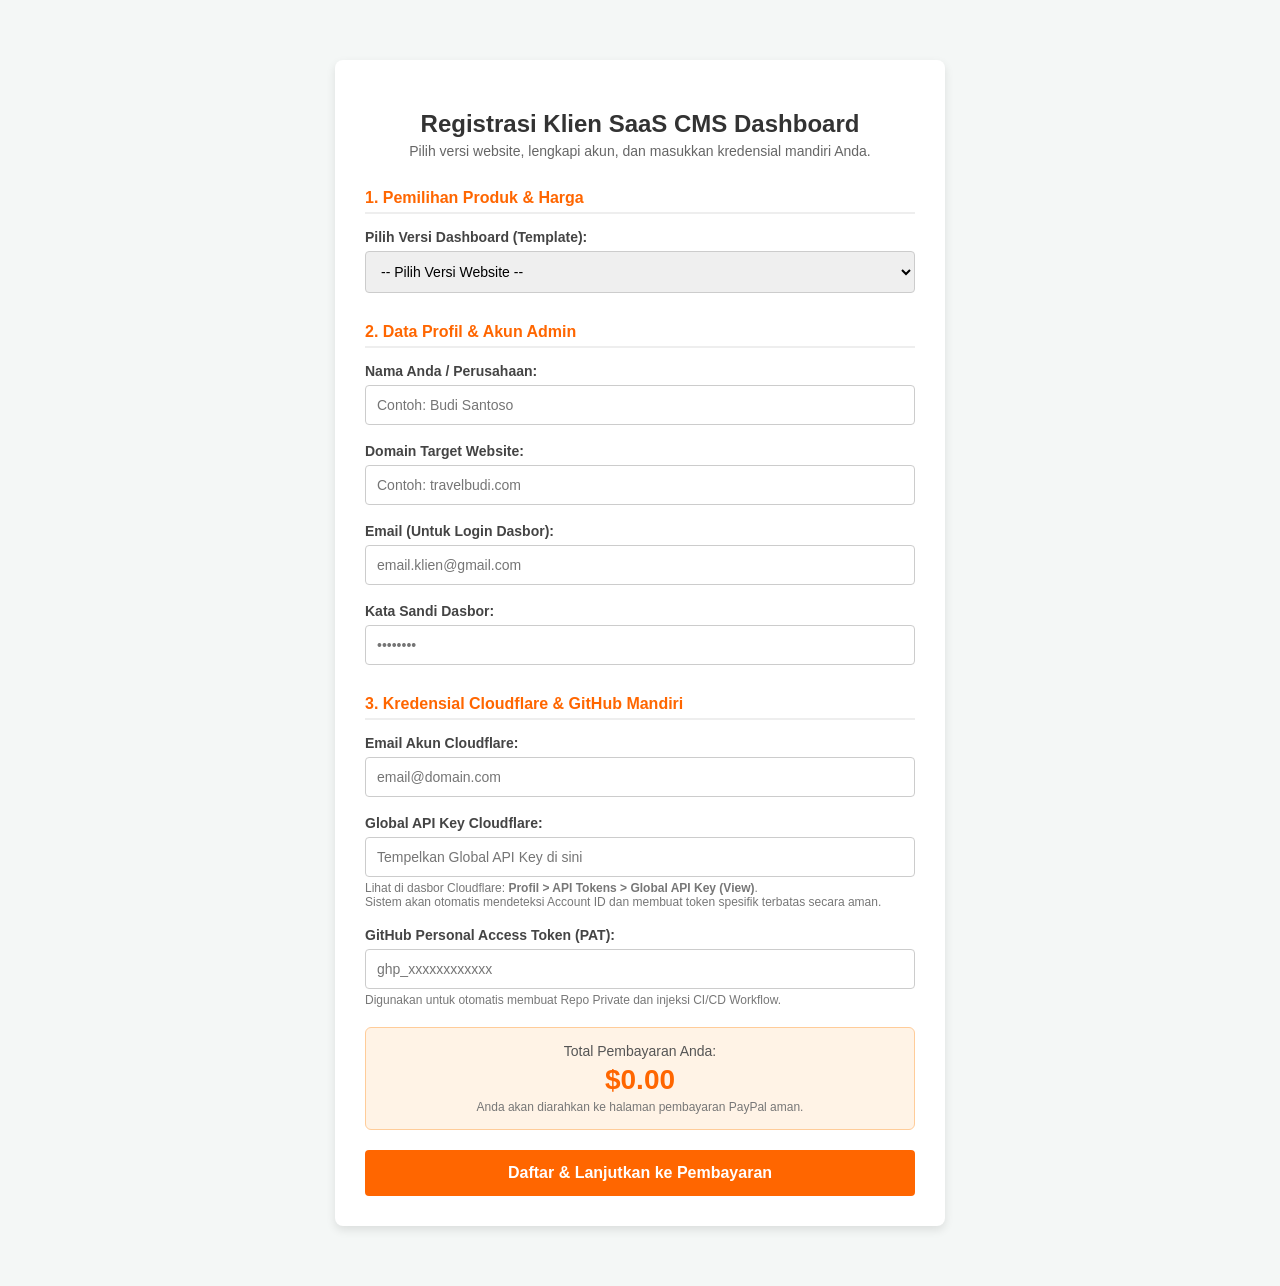
<file: index.html>
<!DOCTYPE html>
<html lang="id">
<head>
    <meta charset="UTF-8">
    <meta name="viewport" content="width=device-width, initial-scale=1.0">
    <title>Pendaftaran & Checkout - SaaS CMS Dashboard</title>
    <style>
        body { font-family: Arial, sans-serif; background-color: #f4f7f6; margin: 0; padding: 20px; }
        .container { max-width: 550px; background: white; padding: 30px; border-radius: 8px; box-shadow: 0 4px 10px rgba(0,0,0,0.1); margin: 40px auto; }
        h2 { color: #333; text-align: center; margin-bottom: 5px; }
        .subtitle { text-align: center; color: #666; margin-bottom: 25px; font-size: 14px; }
        .form-group { margin-bottom: 18px; }
        label { display: block; margin-bottom: 6px; font-weight: bold; color: #444; font-size: 14px; }
        input, select { width: 100%; padding: 11px; border: 1px solid #ccc; border-radius: 4px; box-sizing: border-box; font-size: 14px; }
        input:focus, select:focus { border-color: #ff6600; outline: none; box-shadow: 0 0 5px rgba(255, 102, 0, 0.3); }
        .section-title { font-size: 16px; color: #ff6600; border-bottom: 2px solid #eee; padding-bottom: 5px; margin-top: 30px; margin-bottom: 15px; font-weight: bold; }
        button { width: 100%; background: #ff6600; color: white; border: none; padding: 14px; font-size: 16px; border-radius: 4px; cursor: pointer; font-weight: bold; transition: background 0.2s; margin-top: 20px;}
        button:hover { background: #e55b00; }
        button:disabled { background: #cccccc; cursor: not-allowed; }
        .billing-box { background: #fff3e6; border: 1px solid #ffcc99; padding: 15px; border-radius: 6px; margin-top: 20px; text-align: center; }
        .billing-title { font-size: 14px; color: #555; margin-bottom: 5px; }
        .billing-price { font-size: 28px; font-weight: bold; color: #ff6600; }
        .note { font-size: 12px; color: #777; margin-top: 4px; display: block; }

        /* Modal Overlay & Deployment Status Styles */
        .overlay { display: none; position: fixed; top: 0; left: 0; width: 100%; height: 100%; background: rgba(0,0,0,0.7); z-index: 9999; justify-content: center; align-items: center; }
        .status-box { background: white; width: 90%; max-width: 450px; padding: 30px; border-radius: 10px; text-align: center; box-shadow: 0 10px 25px rgba(0,0,0,0.3); }
        .spinner { width: 50px; height: 50px; border: 5px solid #f3f3f3; border-top: 5px solid #ff6600; border-radius: 50%; animation: spin 1s linear infinite; margin: 0 auto 20px; }
        @keyframes spin { 0% { transform: rotate(0deg); } 100% { transform: rotate(360deg); } }
        .status-badge { display: inline-block; padding: 6px 16px; border-radius: 20px; font-weight: bold; font-size: 13px; margin-bottom: 15px; text-transform: uppercase; }
        .badge-deploying { background: #fff3cd; color: #856404; }
        .badge-success { background: #d4edda; color: #155724; }
        .badge-failed { background: #f8d7da; color: #721c24; }
        .error-log-box { background: #222; color: #ff6b6b; font-family: monospace; font-size: 12px; padding: 12px; border-radius: 6px; text-align: left; max-height: 120px; overflow-y: auto; margin-top: 15px; display: none; }
        .btn-action { margin-top: 15px; text-decoration: none; display: inline-block; }
    </style>
</head>
<body>

<div class="container">
    <h2>Registrasi Klien SaaS CMS Dashboard</h2>
    <div class="subtitle">Pilih versi website, lengkapi akun, dan masukkan kredensial mandiri Anda.</div>
    
    <form id="registerForm">
        <div class="section-title">1. Pemilihan Produk & Harga</div>
        <div class="form-group">
            <label for="dashboardVersion">Pilih Versi Dashboard (Template):</label>
            <select id="dashboardVersion" onchange="updatePrice()" required>
                <option value="" disabled selected>-- Pilih Versi Website --</option>
                <option value="v1_blog" data-price="35.00">v1_blog (Blog Standar) - $35.00</option>
                <option value="v2_travel" data-price="99.00">v2_travel (Travel & Affiliate) - $99.00</option>
                <option value="v3_ecommerce" data-price="129.00">v3_ecommerce (Toko Online) - $129.00</option>
            </select>
        </div>

        <div class="section-title">2. Data Profil & Akun Admin</div>
        <div class="form-group">
            <label>Nama Anda / Perusahaan:</label>
            <input type="text" id="name" required placeholder="Contoh: Budi Santoso">
        </div>
        <div class="form-group">
            <label>Domain Target Website:</label>
            <input type="text" id="domain" placeholder="Contoh: travelbudi.com" required>
        </div>
        <div class="form-group">
            <label for="clientEmail">Email (Untuk Login Dasbor):</label>
            <input type="email" id="clientEmail" placeholder="email.klien@gmail.com" required>
        </div>
        <div class="form-group">
            <label for="clientPassword">Kata Sandi Dasbor:</label>
            <input type="password" id="clientPassword" placeholder="••••••••" required>
        </div>

        <div class="section-title">3. Kredensial Cloudflare & GitHub Mandiri</div>
        <div class="form-group">
            <label for="cfEmail">Email Akun Cloudflare:</label>
            <input type="email" id="cfEmail" class="form-control" placeholder="email@domain.com" required>
        </div>
        <div class="form-group">
            <label for="cfGlobalKey">Global API Key Cloudflare:</label>
            <input type="password" id="cfGlobalKey" class="form-control" placeholder="Tempelkan Global API Key di sini" required>
            <span class="note">
                Lihat di dasbor Cloudflare: <strong>Profil > API Tokens > Global API Key (View)</strong>. <br>
                Sistem akan otomatis mendeteksi Account ID dan membuat token spesifik terbatas secara aman.
            </span>
        </div>

        <div class="form-group">
            <label>GitHub Personal Access Token (PAT):</label>
            <input type="password" id="githubTokenInput" required placeholder="ghp_xxxxxxxxxxxx">
            <span class="note">Digunakan untuk otomatis membuat Repo Private dan injeksi CI/CD Workflow.</span>
        </div>

        <div class="billing-box">
            <div class="billing-title">Total Pembayaran Anda:</div>
            <div class="billing-price" id="totalPriceDisplay">$0.00</div>
            <div class="note mt-2">Anda akan diarahkan ke halaman pembayaran PayPal aman.</div>
        </div>
        
        <button type="submit" id="submitBtn">Daftar & Lanjutkan ke Pembayaran</button>
    </form>
</div>

<!-- Modal Overlay Status Deployment GitHub Actions -->
<div class="overlay" id="deploymentOverlay">
    <div class="status-box">
        <div class="spinner" id="statusSpinner"></div>
        <div class="status-badge badge-deploying" id="statusBadge">Proses Deployment</div>
        <h3 id="statusTitle" style="margin: 10px 0 5px; color: #333;">Membangun Infrastruktur...</h3>
        <p id="statusDesc" style="color: #666; font-size: 14px; margin-bottom: 15px;">
            Menjalankan proses perakitan di GitHub Actions. Mohon tunggu, proses ini biasanya memerlukan waktu 1-2 menit.
        </p>
        <div class="error-log-box" id="errorLogBox"></div>
        <a id="actionBtn" href="#" class="btn-action" style="display: none;"><button type="button">Masuk ke Dashboard</button></a>
    </div>
</div>

<script>
const PUSAT_API_BASE = "https://dashboard-admin-pusat.accessed.workers.dev/api";

function updatePrice() {
    const select = document.getElementById("dashboardVersion");
    if(select.selectedIndex === 0) return; 
    const price = parseFloat(select.options[select.selectedIndex].getAttribute("data-price") || "0");
    document.getElementById("totalPriceDisplay").innerText = "$" + price.toFixed(2);
}

document.getElementById('registerForm').addEventListener('submit', async function(event) {
    event.preventDefault();
    const submitBtn = document.getElementById('submitBtn');
    const originalBtnText = submitBtn.innerText;
    
    const selectVersion = document.getElementById("dashboardVersion");
    const dashboardVersion = selectVersion.value;
    const priceAmount = parseFloat(selectVersion.options[selectVersion.selectedIndex].getAttribute("data-price") || "0").toFixed(2);

    submitBtn.innerHTML = '⏳ Menyiapkan Checkout PayPal...';
    submitBtn.disabled = true;

    const domainVal = document.getElementById("domain").value.trim();
    const workerNameGen = "cms-" + domainVal.toLowerCase().replace(/[^a-z0-9]/g, '');

    const clientBasicData = {
        product_version: dashboardVersion,
        amount: priceAmount,
        name: document.getElementById("name").value.trim(),
        email: document.getElementById("clientEmail").value.trim(),
        password: document.getElementById("clientPassword").value.trim(),
        domain: domainVal,
        
        cloudflare_email: document.getElementById("cfEmail").value.trim(),
        global_api_key: document.getElementById("cfGlobalKey").value.trim(),
        token: "",
        workerName: workerNameGen,

        secrets: {
            GITHUB_PAT: document.getElementById("githubTokenInput").value.trim()
        }
    };
    
    localStorage.setItem('travego_setup_data', JSON.stringify(clientBasicData));

    try {
        const response = await fetch(`${PUSAT_API_BASE}/create-checkout`, {
            method: "POST",
            headers: { "Content-Type": "application/json" },
            body: JSON.stringify(clientBasicData)
        });

        const result = await response.json();

        if (response.ok && result.success && result.checkout_url) {
            window.location.href = result.checkout_url;
        } else {
            alert("❌ Gagal memproses tagihan PayPal:\n" + (result.error || "Terjadi kesalahan."));
            submitBtn.innerText = originalBtnText;
            submitBtn.disabled = false;
        }
    } catch (err) {
        alert("⚠️ Gagal terhubung ke server pusat. Silakan coba lagi.");
        submitBtn.innerText = originalBtnText;
        submitBtn.disabled = false;
    }
});

// Penanganan otomatis saat kembali dari PayPal (Return URL Detection & Polling)
window.addEventListener('DOMContentLoaded', async () => {
    const urlParams = new URLSearchParams(window.location.search);
    const tokenParam = urlParams.get('token'); // PayPal Order ID
    const savedDataStr = localStorage.getItem('travego_setup_data');

    if (tokenParam && savedDataStr) {
        const setupData = JSON.parse(savedDataStr);
        setupData.paypal_order_id = tokenParam;

        showDeploymentOverlay();

        try {
            // 1. Tangkap Pembayaran PayPal
            const captureRes = await fetch(`${PUSAT_API_BASE}/capture-payment`, {
                method: 'POST',
                headers: { 'Content-Type': 'application/json' },
                body: JSON.stringify({ paypal_order_id: tokenParam })
            });
            const captureData = await captureRes.json();

            if (!captureRes.ok || !captureData.success) {
                showFailureState(captureData.error || "Verifikasi pembayaran PayPal gagal.");
                return;
            }

            // 2. Trigger Onboarding ke GitHub Actions
            const deployRes = await fetch(`${PUSAT_API_BASE}/register-client`, {
                method: 'POST',
                headers: { 'Content-Type': 'application/json' },
                body: JSON.stringify(setupData)
            });
            const deployData = await deployRes.json();

            if (deployRes.ok && deployData.success) {
                // 3. Mulai Polling Status dari GitHub Actions
                startDeploymentPolling(setupData.workerName, deployData.magic_url);
            } else {
                showFailureState(deployData.error || "Gagal memicu deployment GitHub Actions.");
            }
        } catch (err) {
            showFailureState("Terjadi kesalahan koneksi saat memulai deployment: " + err.message);
        }
    }
});

function showDeploymentOverlay() {
    document.getElementById('deploymentOverlay').style.display = 'flex';
}

function startDeploymentPolling(workerName, magicUrl) {
    let checkCount = 0;
    const pollInterval = setInterval(async () => {
        checkCount++;
        try {
            const res = await fetch(`${PUSAT_API_BASE}/deployment-status?worker_name=${workerName}`);
            const data = await res.json();

            if (data.status === 'active') {
                clearInterval(pollInterval);
                showSuccessState(magicUrl);
            } else if (data.status === 'failed') {
                clearInterval(pollInterval);
                showFailureState(data.error || "GitHub Actions melaporkan kegagalan proses build.");
            } else {
                document.getElementById('statusDesc').innerText = 
                    `Sedang merakit infrastruktur Cloudflare & GitHub Actions... (${checkCount * 4} detik)`;
            }
        } catch (e) {
            console.error("Error polling deployment status:", e);
        }
    }, 4000); // Cek setiap 4 detik
}

function showSuccessState(magicUrl) {
    document.getElementById('statusSpinner').style.display = 'none';
    const badge = document.getElementById('statusBadge');
    badge.className = 'status-badge badge-success';
    badge.innerText = 'Deployment Selesai';

    document.getElementById('statusTitle').innerText = '🎉 Server Berhasil Disiapkan!';
    document.getElementById('statusDesc').innerText = 'Website & dashboard CMS Anda telah aktif secara penuh.';

    const actionBtn = document.getElementById('actionBtn');
    actionBtn.href = magicUrl || '#';
    actionBtn.style.display = 'inline-block';
    
    // Clear temporary local storage
    localStorage.removeItem('travego_setup_data');
}

function showFailureState(errorMsg) {
    document.getElementById('statusSpinner').style.display = 'none';
    const badge = document.getElementById('statusBadge');
    badge.className = 'status-badge badge-failed';
    badge.innerText = 'Deployment Gagal';

    document.getElementById('statusTitle').innerText = '❌ Terjadi Kesalahan';
    document.getElementById('statusDesc').innerText = 'Proses deployment terhenti karena kesalahan sistem.';

    const logBox = document.getElementById('errorLogBox');
    logBox.innerText = errorMsg;
    logBox.style.display = 'block';
}
</script>
</body>
</html>
</file>
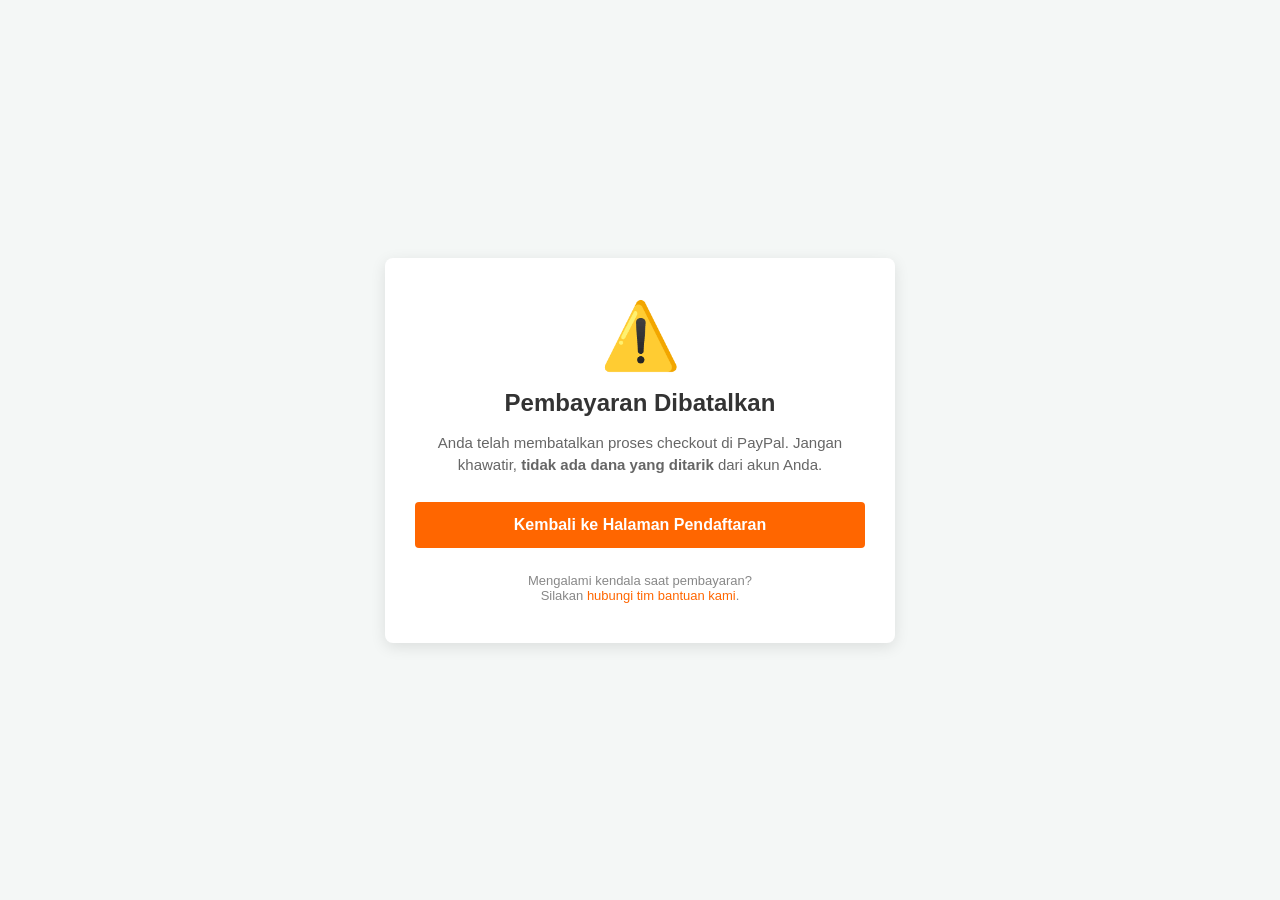
<file: cancel.html>
<!DOCTYPE html>
<html lang="id">
<head>
    <meta charset="UTF-8">
    <meta name="viewport" content="width=device-width, initial-scale=1.0">
    <title>Pembayaran Dibatalkan - SaaS CMS Dashboard</title>
    <style>
        body { 
            font-family: Arial, sans-serif; 
            background-color: #f4f7f6; 
            margin: 0; 
            display: flex; 
            justify-content: center; 
            align-items: center; 
            min-height: 100vh;
        }
        .card { 
            background: white; 
            padding: 40px 30px; 
            border-radius: 8px; 
            box-shadow: 0 4px 15px rgba(0,0,0,0.1); 
            text-align: center; 
            max-width: 450px; 
            width: 90%; 
        }
        .icon-warning { 
            font-size: 65px; 
            margin-bottom: 15px; 
        }
        h2 { 
            color: #333; 
            margin-top: 0; 
            margin-bottom: 10px;
        }
        p { 
            color: #666; 
            line-height: 1.5; 
            margin-bottom: 25px; 
            font-size: 15px;
        }
        .btn { 
            display: inline-block; 
            width: 100%; 
            background: #ff6600; 
            color: white; 
            border: none; 
            padding: 14px; 
            font-size: 16px; 
            border-radius: 4px; 
            cursor: pointer; 
            font-weight: bold; 
            text-decoration: none; 
            box-sizing: border-box; 
            transition: background 0.2s;
        }
        .btn:hover { 
            background: #e55b00; 
        }
        .support-text {
            margin-top: 25px;
            font-size: 13px;
            color: #888;
        }
        .support-text a {
            color: #ff6600;
            text-decoration: none;
        }
        .support-text a:hover {
            text-decoration: underline;
        }
    </style>
</head>
<body>

<div class="card">
    <!-- Ikon Peringatan/Batal -->
    <div class="icon-warning">⚠️</div>
    
    <h2>Pembayaran Dibatalkan</h2>
    <p>Anda telah membatalkan proses checkout di PayPal. Jangan khawatir, <strong>tidak ada dana yang ditarik</strong> dari akun Anda.</p>
    
    <!-- Tombol Kembali ke Halaman Utama -->
    <a href="index.html" class="btn">Kembali ke Halaman Pendaftaran</a>
    
    <div class="support-text">
        Mengalami kendala saat pembayaran? <br>
        Silakan <a href="mailto:support@travego.site">hubungi tim bantuan kami</a>.
    </div>
</div>

<script>
    // Opsional: Membersihkan data pendaftaran yang tertinggal di local storage 
    // jika klien membatalkan pesanan, agar saat mendaftar lagi form benar-benar bersih.
    document.addEventListener("DOMContentLoaded", () => {
        if(localStorage.getItem('travego_setup_data')) {
            localStorage.removeItem('travego_setup_data');
        }
    });
</script>

</body>
</html>
</file>
